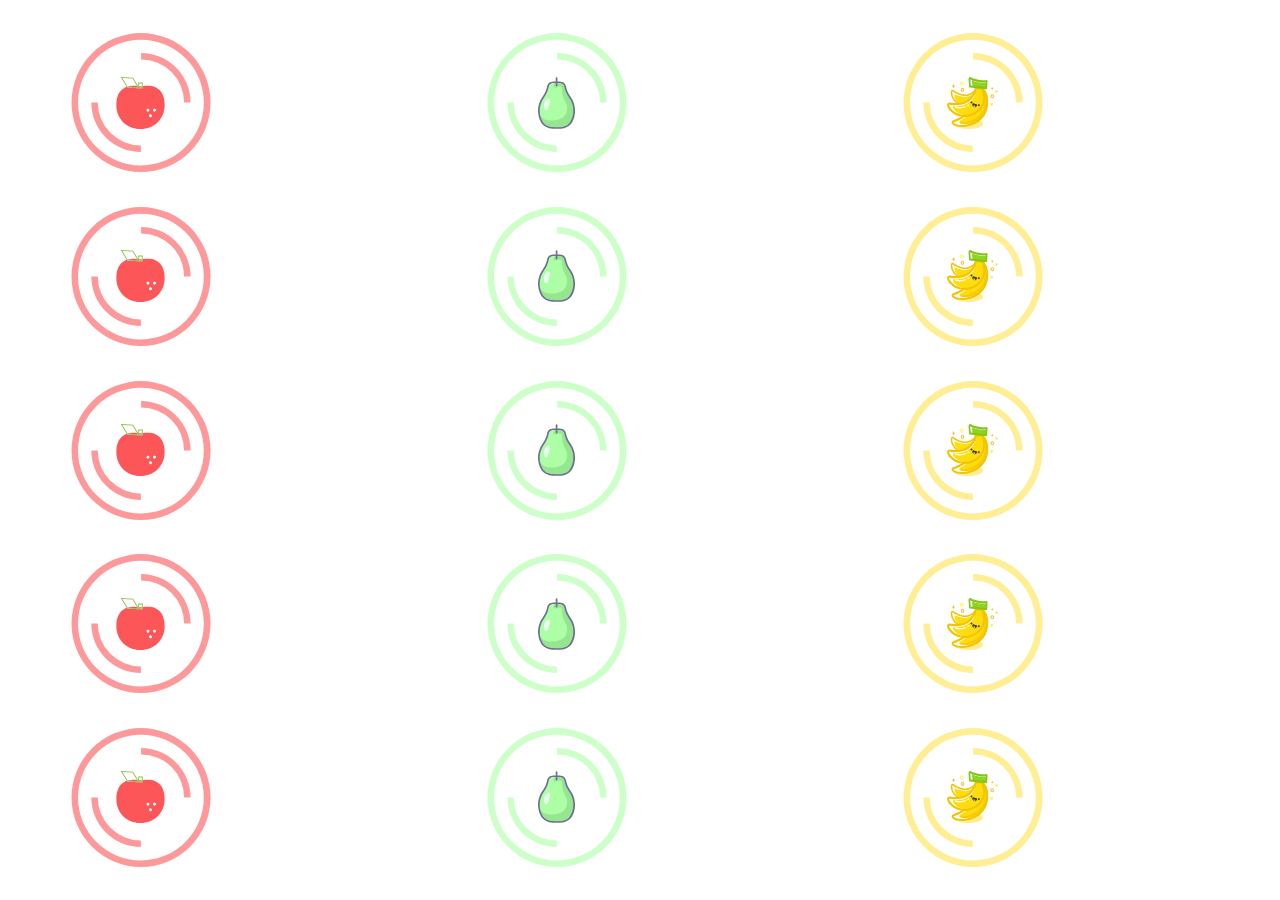
<file: answer/01/index.html>
<!DOCTYPE html>
<html lang="en">
  <head>
    <meta charset="UTF-8" />
    <meta http-equiv="X-UA-Compatible" content="IE=edge" />
    <meta name="viewport" content="width=device-width, initial-scale=1.0" />
    <link rel="stylesheet" href="./css/style.css" />
    <title>水果拼盘</title>
  </head>

  <body>
    <div id="board">
      <!-- 水果位置 -->
      <div id="pond">
        <!-- 苹果 -->
        <div class="fruit apple">
          <div class="bg animated pulse infinite"></div>
        </div>
        <div class="fruit apple">
          <div class="bg animated pulse infinite"></div>
        </div>
        <div class="fruit apple">
          <div class="bg animated pulse infinite"></div>
        </div>
        <div class="fruit apple">
          <div class="bg animated pulse infinite"></div>
        </div>
        <div class="fruit apple">
          <div class="bg animated pulse infinite"></div>
        </div>
        <!-- 梨 -->
        <div class="fruit pear">
          <div class="bg animated pulse infinite"></div>
        </div>
        <div class="fruit pear">
          <div class="bg animated pulse infinite"></div>
        </div>
        <div class="fruit pear">
          <div class="bg animated pulse infinite"></div>
        </div>
        <div class="fruit pear">
          <div class="bg animated pulse infinite"></div>
        </div>
        <div class="fruit pear">
          <div class="bg animated pulse infinite"></div>
        </div>
        <!-- 香蕉 -->
        <div class="fruit banana">
          <div class="bg animated pulse infinite"></div>
        </div>
        <div class="fruit banana">
          <div class="bg animated pulse infinite"></div>
        </div>
        <div class="fruit banana">
          <div class="bg animated pulse infinite"></div>
        </div>
        <div class="fruit banana">
          <div class="bg animated pulse infinite"></div>
        </div>
        <div class="fruit banana">
          <div class="bg animated pulse infinite"></div>
        </div>
      </div>

      <!-- 背景位置 -->
      <div id="fruit-background" style="flex-flow: column wrap">
        <div class="lilypad apple">
          <div class="bg"></div>
        </div>
        <div class="lilypad apple">
          <div class="bg"></div>
        </div>
        <div class="lilypad apple">
          <div class="bg"></div>
        </div>
        <div class="lilypad apple">
          <div class="bg"></div>
        </div>
        <div class="lilypad apple">
          <div class="bg"></div>
        </div>
        <div class="lilypad pear">
          <div class="bg"></div>
        </div>
        <div class="lilypad pear">
          <div class="bg"></div>
        </div>
        <div class="lilypad pear">
          <div class="bg"></div>
        </div>
        <div class="lilypad pear">
          <div class="bg"></div>
        </div>
        <div class="lilypad pear">
          <div class="bg"></div>
        </div>
        <div class="lilypad banana">
          <div class="bg"></div>
        </div>
        <div class="lilypad banana">
          <div class="bg"></div>
        </div>
        <div class="lilypad banana">
          <div class="bg"></div>
        </div>
        <div class="lilypad banana">
          <div class="bg"></div>
        </div>
        <div class="lilypad banana">
          <div class="bg"></div>
        </div>
      </div>
    </div>
  </body>
</html>
</file>
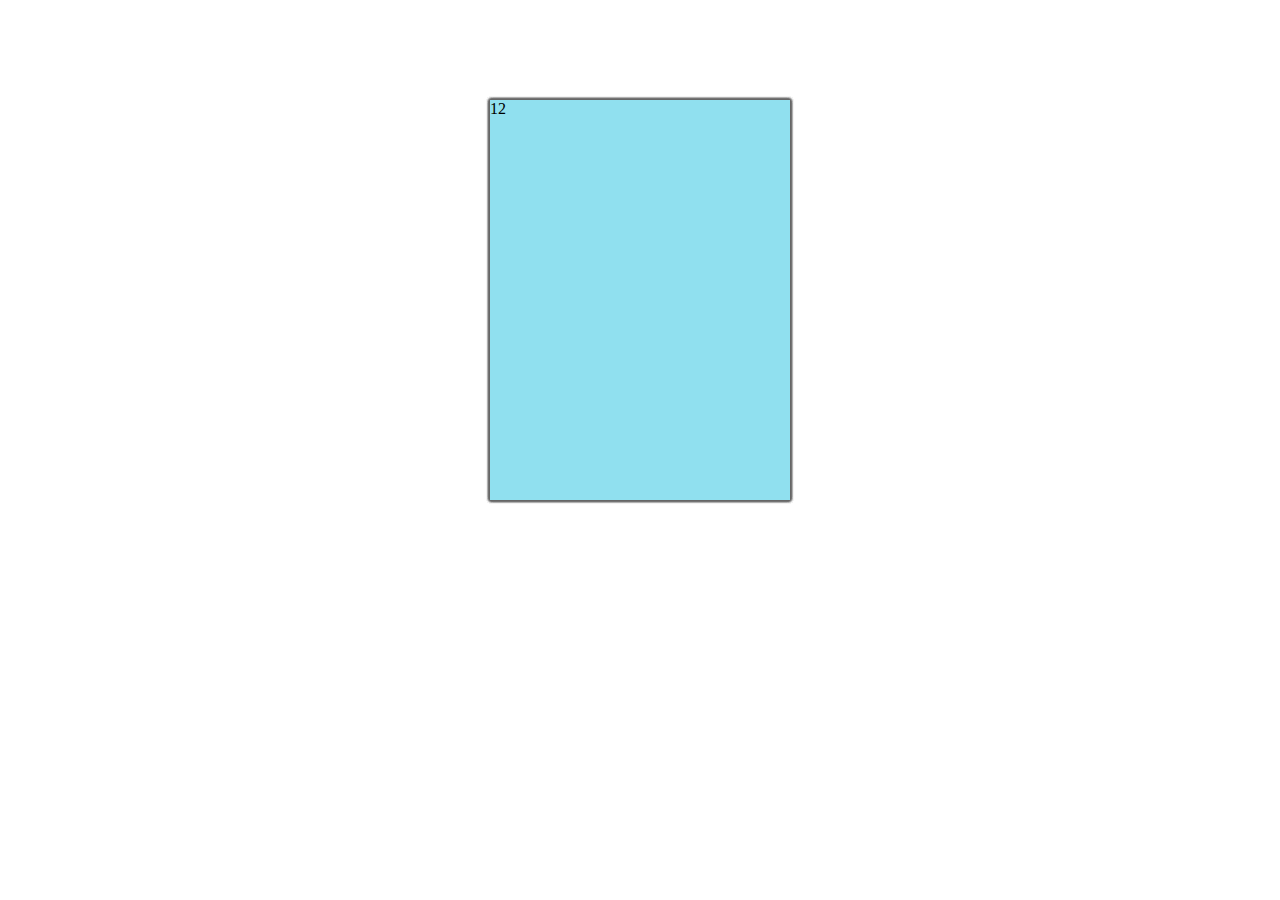
<file: answer/02/index.html>
<!DOCTYPE html>
<html lang="en">
  <head>
    <meta charset="UTF-8" />
    <meta http-equiv="X-UA-Compatible" content="IE=edge" />
    <meta name="viewport" content="width=device-width, initial-scale=1.0" />
    <title>展开你的扇子</title>
    <link rel="stylesheet" href="./css/style.css" />
  </head>
  <body>
    <div id="box">
      <!--元素 1-->
      <div id="item1">1</div>
      <!--元素 2-->
      <div id="item2">2</div>
      <!--元素 3-->
      <div id="item3">3</div>
      <!--元素 4-->
      <div id="item4">4</div>
      <!--元素 5-->
      <div id="item5">5</div>
      <!--元素 6-->
      <div id="item6">6</div>
      <!--元素 7-->
      <div id="item7">7</div>
      <!--元素 8-->
      <div id="item8">8</div>
      <!--元素 9-->
      <div id="item9">9</div>
      <!--元素 10-->
      <div id="item10">10</div>
      <!--元素 11-->
      <div id="item11">11</div>
      <!--元素 12-->
      <div id="item12">12</div>
    </div>
  </body>
</html>
</file>
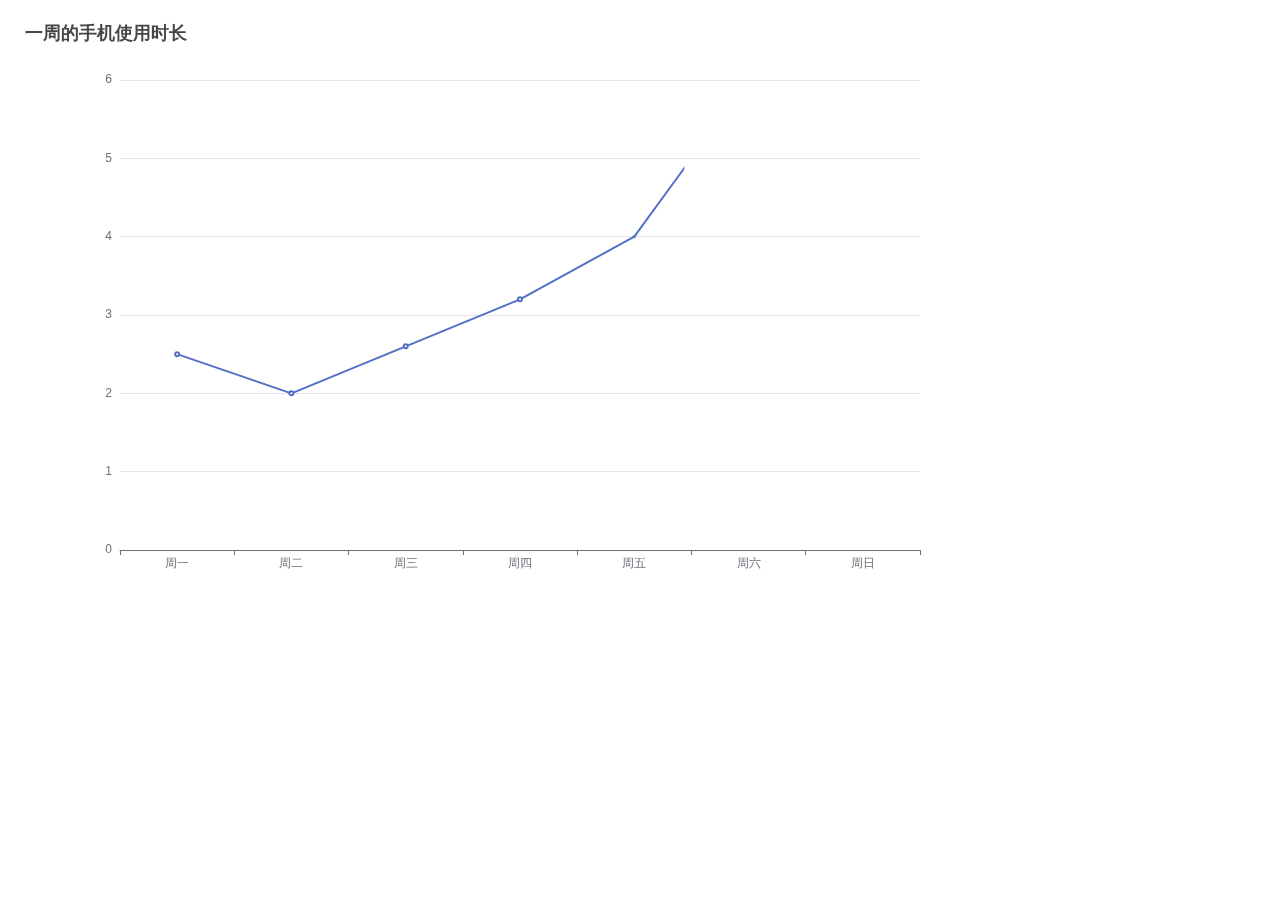
<file: answer/03/index.html>
<!DOCTYPE html>
<html lang="en">
  <head>
    <meta charset="UTF-8" />
    <meta name="viewport" content="width=device-width, initial-scale=1.0" />
    <script src="./js/echarts.js"></script>
    <title>和手机相处的时光</title>
  </head>
  <style>
    * {
      margin: 0;
      padding: 0;
    }

    #main {
      margin: 20px;
      background-color: white;
    }
  </style>

  <body>
    <div id="main" style="width: 1000px; height: 600px"></div>
  </body>
  <script>
    var chartDom = document.getElementById("main");
    var myChart = echarts.init(chartDom);
    /*TODO：ECharts 的配置中存在错误，请改正*/
    var option = {
      title: {
        text: "一周的手机使用时长",
      },
      xAxis: {
         type: "category",
      
        data: ["周一", "周二", "周三", "周四", "周五", "周六", "周日"],
      },
      yAxis: {
         type: "value",
      },
      series: [
        {
          data: [2.5, 2, 2.6, 3.2, 4, 6, 5],
          type: "line",
        },
      ],
    };
    myChart.setOption(option);
  </script>
</html>
</file>
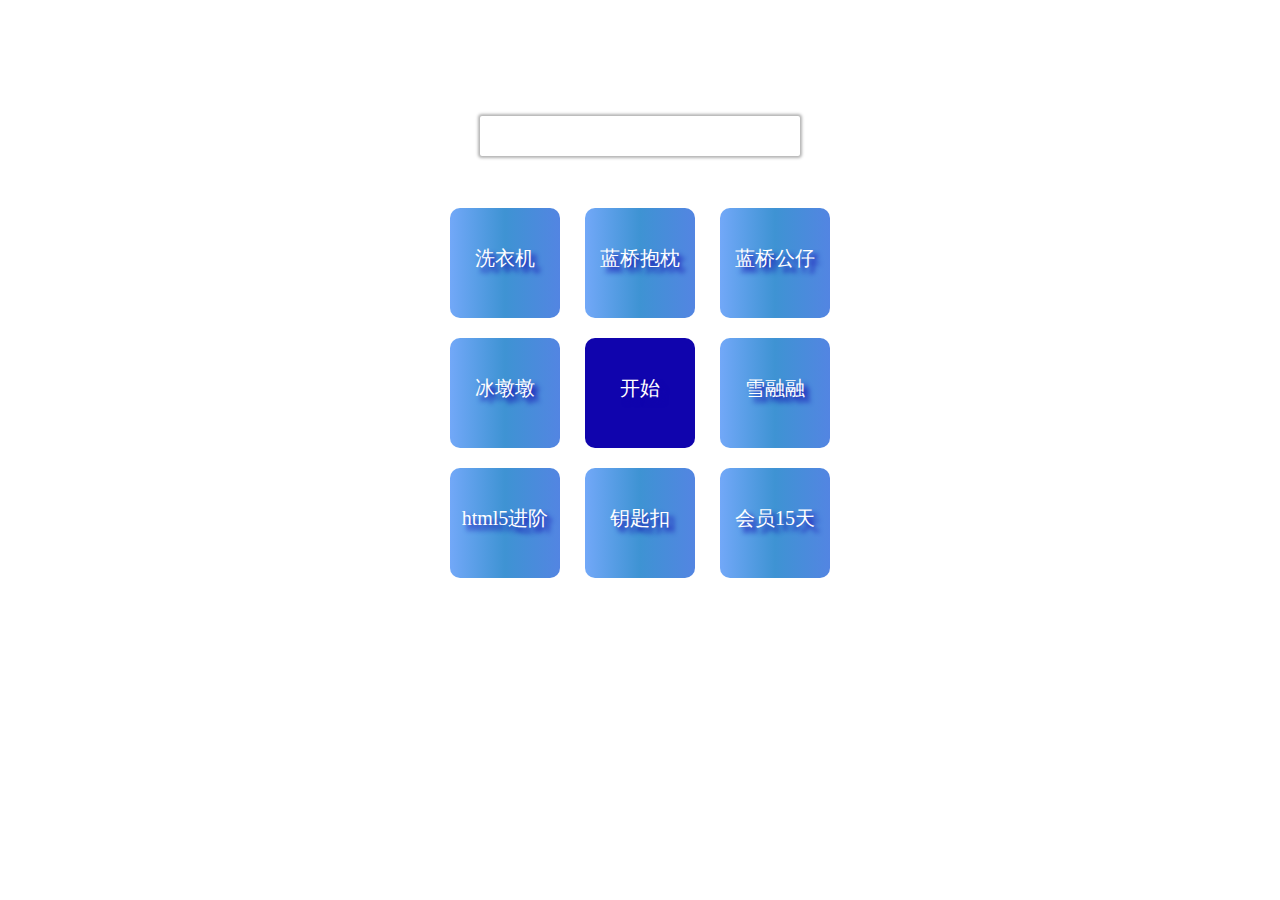
<file: answer/05/index.html>
<!DOCTYPE html>
<html>
  <script src="./js/jquery.js"></script>

  <head>
    <meta charset="UTF-8" />
    <title>冬奥大抽奖</title>
    <link rel="stylesheet" href="./css/style.css" />
  </head>

  <body>
    <p id="award"></p>
    <div class="ul">
      <li class="li1">洗衣机</li>
      <li class="li2">蓝桥抱枕</li>
      <li class="li3">蓝桥公仔</li>
      <li class="li8">冰墩墩</li>
      <li id="start">开始</li>
      <li class="li4">雪融融</li>
      <li class="li7">html5进阶</li>
      <li class="li6">钥匙扣</li>
      <li class="li5">会员15天</li>
    </div>
    <script src="./js/index.js"></script>
  </body>
</html>
</file>
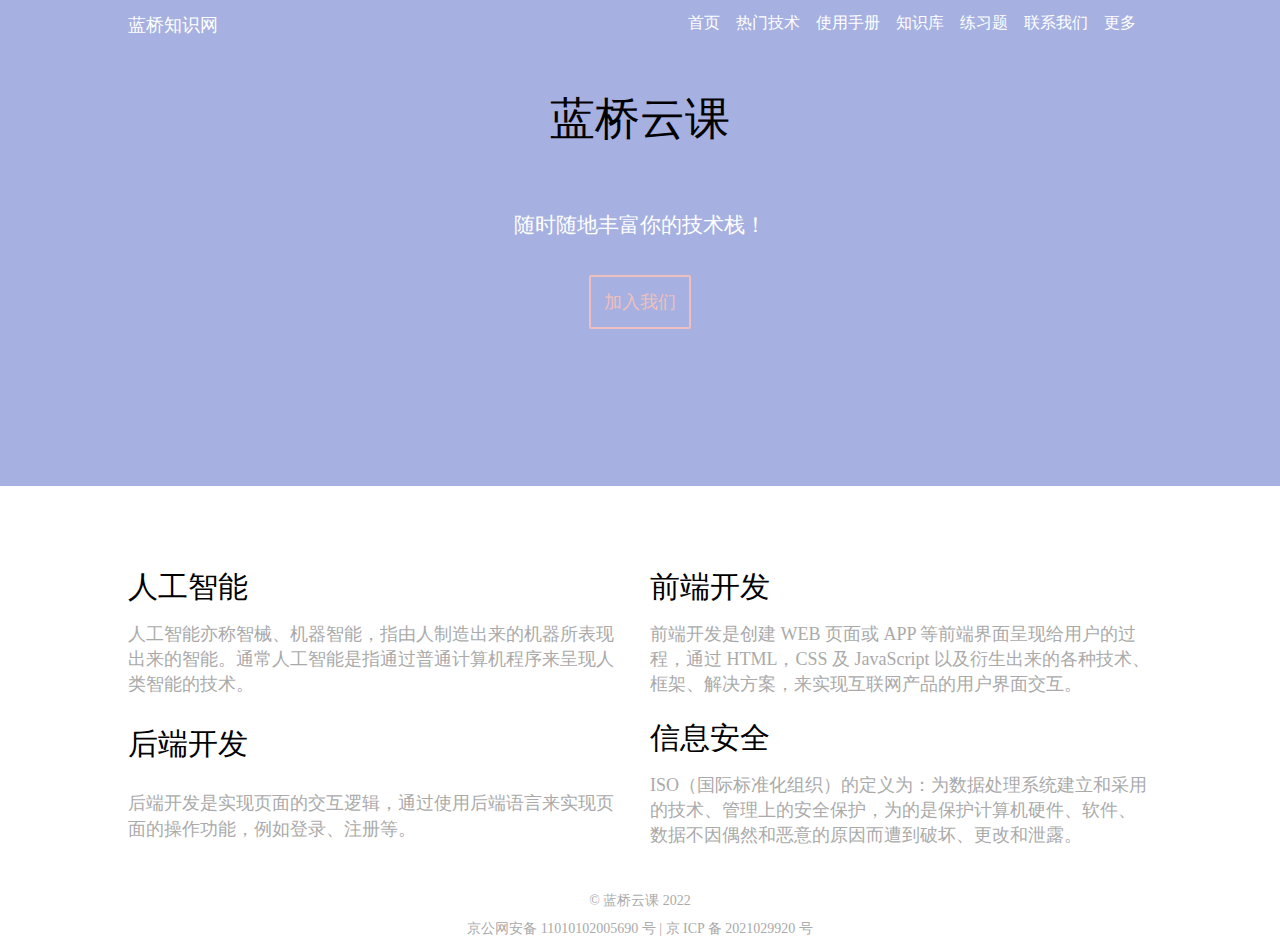
<file: answer/06/index.html>
<!DOCTYPE html>
<html>

<head>
  <meta charset="utf-8" />
  <meta name="viewport" content="width=device-width, initial-scale=1.0, maximum-scale=1.0, user-scalable=no" />
  <title>蓝桥知识网</title>
  <link rel="stylesheet" href="./css/style.css" />
</head>

<body>
  <!--TODO：请补充代码-->
  <div class="top">
    <header>
      <div class="headerTitle">蓝桥知识网</div>
      <ul class="nav">
        <li>首页</li>
        <li>热门技术</li>
        <li>使用手册</li>
        <li>知识库</li>
        <li>练习题</li>
        <li>联系我们</li>
        <li>更多</li>
      </ul>
    </header>
    <div class="banner">
      <div class="bannerTitle">蓝桥云课</div>
      <div class="bannerText">随时随地丰富你的技术栈！</div>
      <div class="join">加入我们</div>
    </div>
  </div>
  <div class="content">
    <div class="list">
      <div class="listTitle">人工智能</div>
      <div class="listText">
        人工智能亦称智械、机器智能，指由人制造出来的机器所表现出来的智能。通常人工智能是指通过普通计算机程序来呈现人类智能的技术。
      </div>
    </div>
    <div class="list">
      <div class="listTitle">前端开发</div>
      <div class="listText">
        前端开发是创建 WEB 页面或 APP 等前端界面呈现给用户的过程，通过 HTML，CSS 及 JavaScript 以及衍生出来的各种技术、框架、解决方案，来实现互联网产品的用户界面交互。
      </div>
    </div>
    <div class="list">
      <div class="listTitle">后端开发</div>
      <div class="listText">
        后端开发是实现页面的交互逻辑，通过使用后端语言来实现页面的操作功能，例如登录、注册等。
      </div>
    </div>
    <div class="list">
      <div class="listTitle">信息安全</div>
      <div class="listText">
        ISO（国际标准化组织）的定义为：为数据处理系统建立和采用的技术、管理上的安全保护，为的是保护计算机硬件、软件、数据不因偶然和恶意的原因而遭到破坏、更改和泄露。
      </div>
    </div>
  </div>
  <footer>

    <div>© 蓝桥云课 2022</div>
    <div>京公网安备 11010102005690 号 | 京 ICP 备 2021029920 号</div>

  </footer>
</body>

</html>
</file>
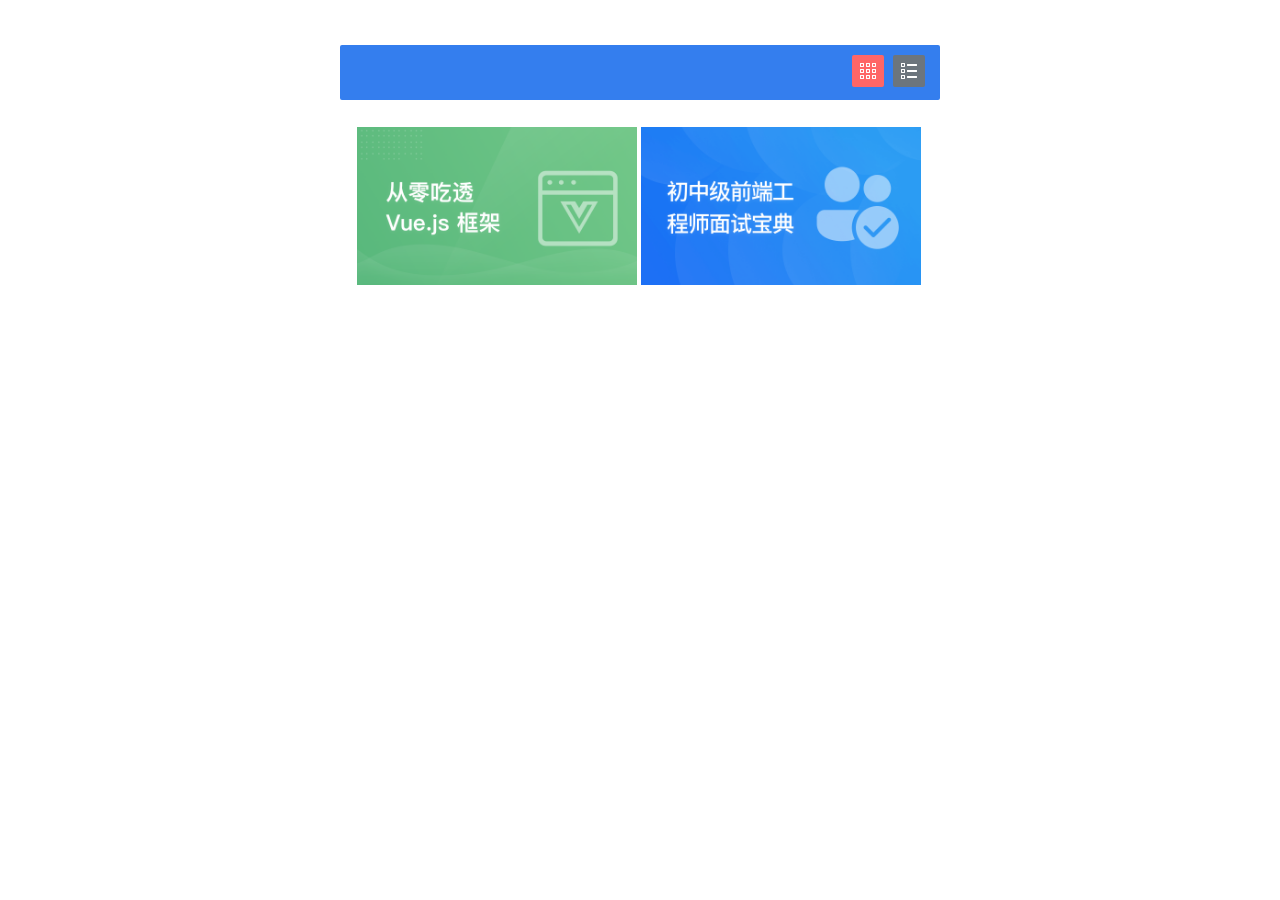
<file: answer/07/index.html>
<!DOCTYPE html>
<html lang="en">

<head>
    <meta charset="UTF-8" />
    <title>布局切换</title>
    <script type="text/javascript" src="./js/vue.js"></script>
    <link rel="stylesheet" type="text/css" href="./css/index.css" />
    <script src="./js/axios.min.js" type="text/javascript" charset="utf-8"></script>
</head>

<body>
    <div id="app" v-cloak>
        <!-- TODO：请在下面实现需求 -->
        <div class="bar">
            <a :class="{'active':active}" class="grid-icon " @click="grid()"></a>
            <a :class="{'active':!active}" class="list-icon" @click="list()"></a>
        </div>
        <!--grid 示例代码，动态渲染时可删除-->
        <ul :class="active?'grid':'list'" v-for="item in goodsList" :key="item.url">
            <li>
                <a :href="item.url" target="_blank"> <img :src="item.image.large" /></a>
                <p v-show="!active">{{item.title}}</p>
            </li>
        </ul>
    </div>
</body>

</html>
<script type="text/javascript">
    var vm = new Vue({
        el: "#app",
        data: {
            goodsList: [],
            active: true
        },
        mounted() {
                // TODO：补全代码实现需求
            axios.get('./goodsList.json').then(res => {
                this.goodsList = res.data
            })
        },
        methods: {
            grid() {
                this.active = true
            },
            list() {
                this.active = false
            }
        }
    });
</script>
</file>
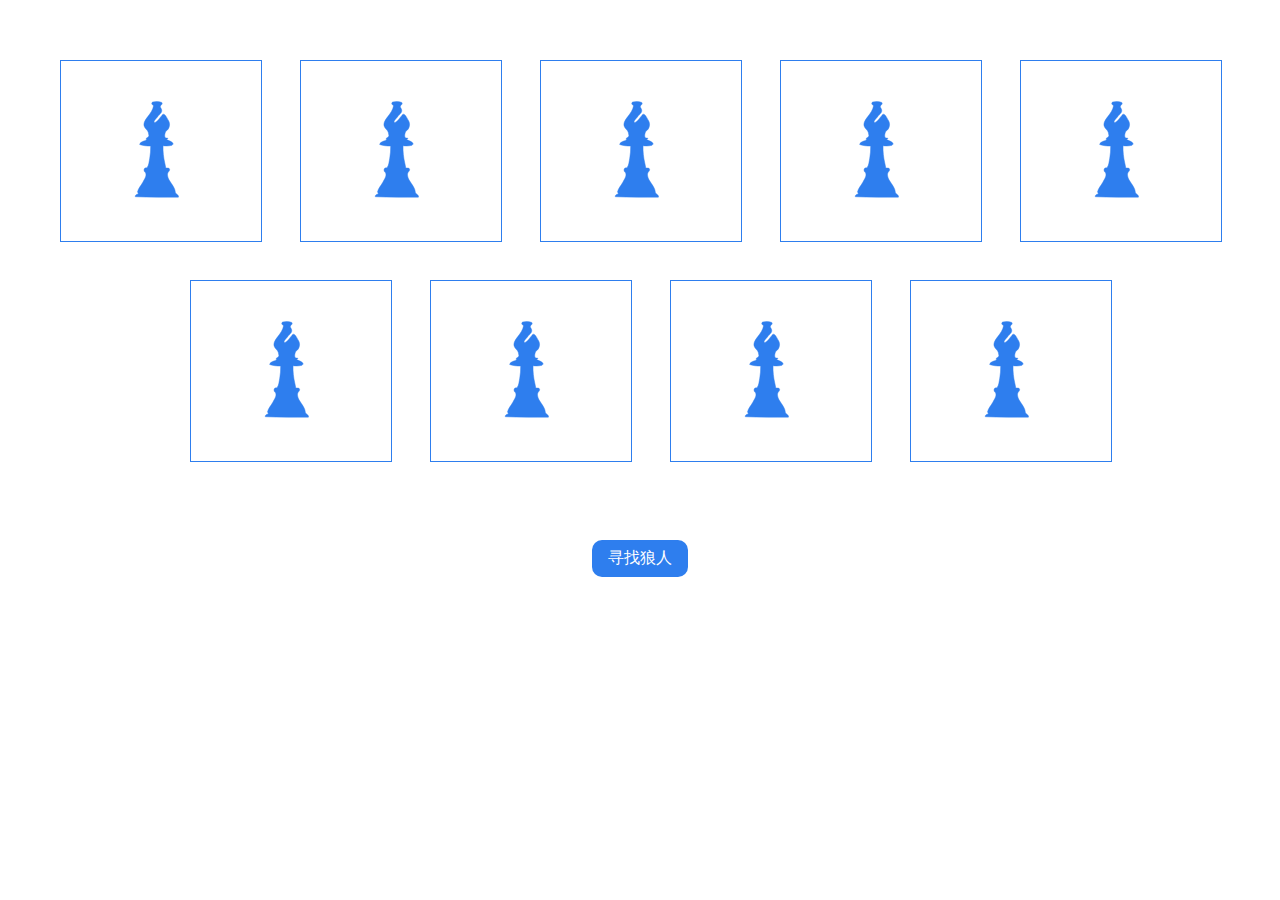
<file: answer/09/index.html>
<!DOCTYPE html>
<html>
  <head>
    <title>寻找小狼人</title>
    <meta charset="utf-8" />
    <link href="css/style.css" rel="stylesheet" type="text/css" />
  </head>

  <body>
    <div id="content">
      <p id="gameText"></p>
      <ul></ul>
      <div class="btnbox">
        <button class="btn">寻找狼人</button>
      </div>
    </div>
    <script src="./js/myarray.js"></script>
    <script>
      let content = document.querySelector("#content ul");
      let cardList = [
        {
          id: 1,
          category: "werewolf",
          name: "小狼人",
        },
        {
          id: 2,
          category: "werewolf",
          name: "小狼人",
        },
        {
          id: 3,
          category: "hunter",
          name: "猎人",
        },
        {
          id: 4,
          category: "poor",
          name: "平民",
        },
        {
          id: 5,
          category: "witch",
          name: "女巫",
        },
        {
          id: 6,
          category: "prophet",
          name: "预言家",
        },
        {
          id: 7,
          category: "poor",
          name: "平民",
        },
        {
          id: 8,
          category: "werewolf",
          name: "黑狼王",
        },
        {
          id: 9,
          category: "poor",
          name: "平民",
        },
      ];
      for (let index = 0; index < cardList.length; index++) {
        const element = cardList[index];
        content.innerHTML += `<li>
                <a href="javascript:void(0)">
                    <div class="z">
                     <img src="./images/card.svg" alt="">
                    </div>
                    <div class="b">
                        <h1>${element.name}</h1>
                    </div>
                </a>
            </li>`;
      }
      let gameText = document.querySelector("#gameText");
      let color = ["♠", "❤", "♣", "♦"];
      function newHtml() {
        content.innerHTML = "";
        let newcardList = cardList.myarray(
          (item) => item.category == "werewolf"
        );
        for (let index = 0; index < newcardList.length; index++) {
          let randomColor = color[Math.floor(Math.random() * color.length)];
          const element = newcardList[index];
          content.innerHTML += `<li>
                <a href="javascript:void(0)">
                    <div class="z">
                        <img src="./images/card.svg" alt="">
                    </div>
                    <div class="b">
                       <span class='cardnum'>${randomColor} ${element.id} </span>
                        <h1>
                           ${element.name}
                        </h1>
                    </div>
                </a>
            </li>`;
        }
        gameText.innerHTML = `恭喜你，成功找出${newcardList.length}个狼人!`;
      }

      let btnbox = document.querySelector(".btn");
      btnbox.addEventListener("click", function () {
        newHtml();
        let domb = document.querySelectorAll(".b");
        let domz = document.querySelectorAll(".z");
        setTimeout(() => {
          for (let index = 0; index < domb.length; index++) {
            const dombelement = domb[index];
            const domzelement = domz[index];
            dombelement.classList.add("rotateyzero");
            domzelement.classList.add("rotatey180");
          }
        }, 200);
      });
    </script>
  </body>
</html>
</file>
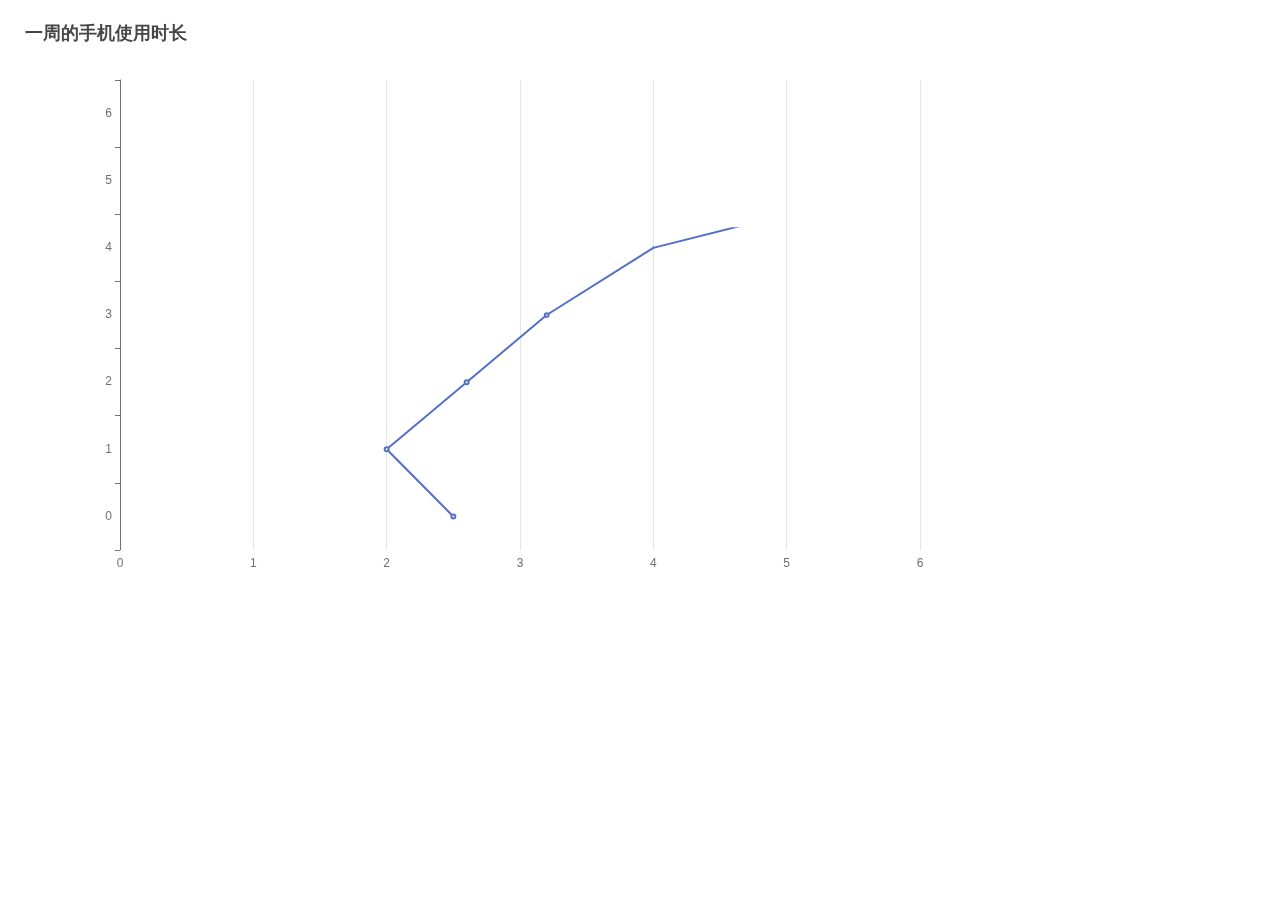
<file: question/03/index.html>
<!DOCTYPE html>
<html lang="en">
  <head>
    <meta charset="UTF-8" />
    <meta name="viewport" content="width=device-width, initial-scale=1.0" />
    <script src="./js/echarts.js"></script>
    <title>和手机相处的时光</title>
  </head>
  <style>
    * {
      margin: 0;
      padding: 0;
    }

    #main {
      margin: 20px;
      background-color: white;
    }
  </style>

  <body>
    <div id="main" style="width: 1000px; height: 600px"></div>
  </body>
  <script>
    var chartDom = document.getElementById("main");
    var myChart = echarts.init(chartDom);
    /*TODO：ECharts 的配置中存在错误，请改正*/
    var option = {
      title: {
        text: "一周的手机使用时长",
      },
      xAxis: {
        type: "value",
        data: ["周一", "周二", "周三", "周四", "周五", "周六", "周日"],
      },
      yAxis: {
        type: "category",
      },
      series: [
        {
          data: [2.5, 2, 2.6, 3.2, 4, 6, 5],
          type: "line",
        },
      ],
    };
    myChart.setOption(option);
  </script>
</html>
</file>
<file: answer/01/css/style.css>
/* TODO：待补充代码 */
#pond {
  display: flex;
  flex-direction: column;
  flex-wrap: wrap;
}

/* 以下代码不需要修改 */

.fruit.apple .bg {
  background-image: url(../images/apple.svg);
}

.fruit.pear .bg {
  background-image: url(../images/pear.svg);
}

.fruit.banana .bg {
  background-image: url(../images/banana.svg);
}

#pond {
  z-index: 20;
}

#pond,
#fruit-background {
  display: flex;
  position: absolute;
  top: 0;
  left: 0;
  width: 100%;
  height: 100%;
  padding: 1em;
}

.lilypad,
.fruit {
  position: relative;
  width: 20%;
  height: 20%;
  overflow: hidden;
}

.lilypad .bg,
.fruit .bg {
  width: 100%;
  height: 100%;
  background-position: center center;
  background-repeat: no-repeat;
}

.animated.infinite {
  -webkit-animation-iteration-count: infinite;
  animation-iteration-count: infinite;
}

.pulse {
  -webkit-animation-name: pulse;
  animation-name: pulse;
}

.animated {
  -webkit-animation-duration: 1s;
  animation-duration: 1s;
  -webkit-animation-fill-mode: both;
  animation-fill-mode: both;
}

@-webkit-keyframes pulse {
  0% {
    -webkit-transform: scaleX(1);
    transform: scaleX(1);
  }

  50% {
    -webkit-transform: scale3d(1.05, 1.05, 1.05);
    transform: scale3d(1.05, 1.05, 1.05);
  }

  to {
    -webkit-transform: scaleX(1);
    transform: scaleX(1);
  }
}

@keyframes pulse {
  0% {
    -webkit-transform: scaleX(1);
    transform: scaleX(1);
  }

  50% {
    -webkit-transform: scale3d(1.05, 1.05, 1.05);
    transform: scale3d(1.05, 1.05, 1.05);
  }

  to {
    -webkit-transform: scaleX(1);
    transform: scaleX(1);
  }
}

.lilypad .bg,
.fruit .bg {
  width: 100%;
  height: 100%;
  background-position: center center;
  background-size: 80% 80%;
  background-repeat: no-repeat;
}

.fruit .bg {
  background-size: 30% 30%;
}

* {
  box-sizing: border-box;
}

.lilypad.apple .bg {
  border-radius: 50%;
  background-image: url(../images/redplate.svg);
  opacity: 0.6;
}

.lilypad.banana .bg {
  border-radius: 50%;
  background-image: url(../images/yellowplate.svg);
  opacity: 0.6;
}

.lilypad.pear .bg {
  border-radius: 50%;
  opacity: 0.6;
  background-image: url(../images/blueplate.svg);
}
</file>
<file: answer/02/css/style.css>
#box {
  width: 300px;
  height: 440px;
  margin: 100px auto;
  position: relative;
}

#item1,
#item12 {
  background-color: #90e0ef;
}
#item2,
#item8 {
  background-color: #8bdb81;
}
#item3,
#item10 {
  background-color: yellowgreen;
}
#item4,
#item6 {
  background-color: skyblue;
}
#item5,
#item9 {
  background-color: #d9d7f1;
}
#item7,
#item11 {
  background-color: #fed1f1;
}
#box div {
  width: 100%;
  height: 400px;
  transition: all 1.5s;
  position: absolute;
  left: 0;
  top: 0;
  /*旋转时，以盒子底部的中心为坐标原点*/
  transform-origin: center bottom;
  box-shadow: 0 0 3px 0 #666;
}
/*TODO：请补充 CSS 代码*/
#box:hover #item6{
  transform: rotate(-10deg);
}
#box:hover #item5{
  transform: rotate(-20deg);
}
#box:hover #item4{
  transform: rotate(-30deg);
}
#box:hover #item3{
  transform: rotate(-40deg);
}
#box:hover #item2{
  transform: rotate(-50deg);
}
#box:hover #item1{
  transform: rotate(-60deg);
}
#box:hover #item7{
  transform: rotate(10deg);
}
#box:hover #item8{
  transform: rotate(20deg);
}
#box:hover #item9{
  transform: rotate(30deg);
}
#box:hover #item10{
  transform: rotate(40deg);
}
#box:hover #item11{
  transform: rotate(50deg);
}
#box:hover #item12{
  transform: rotate(60deg);
}
</file>
<file: answer/05/css/style.css>
.ul {
  display: flex;
  flex-wrap: wrap;
  justify-content: space-between;
  width: 400px;
  height: 380px;
  position: relative;
  left: 50%;
  top: 50%;
  transform: translate(-50%, 50%);
}

/* 以下代码不需要修改 */

li {
  width: 110px;
  height: 110px;
}

.ul li {
  box-sizing: border-box;
  margin: 10px;
  list-style: none;
  line-height: 100px;
  text-align: center;
  font-size: 20px;
  border-radius: 10px;
  cursor: pointer;
  background: linear-gradient(90deg, #72a8f8 0%, #3e93d3 50%, #5385e2 100%);
  text-shadow: 5px 5px 5px #1004ad;
  color: #ffffff;
}

#start {
  background: #1004ad;
}

.ul li.active {
  background: rgb(255, 153, 0);
  color: #ffffff;
}

#award {
  position: absolute;
  left: 50%;
  transform: translateX(-50%);
  top: 100px;
  display: block;
  width: 320px;
  height: 40px;
  background-color: rgb(255, 255, 255);
  border-radius: 2px;
  box-shadow: rgba(0, 0, 0, 0.3) 0 0 3px 2px;
  letter-spacing: 2px;
  text-align: center;
  line-height: 40px;
}
</file>
<file: answer/06/css/style.css>
/*
 TODO：请补充代码
*/
* {
  margin: 0;
  padding: 0;
  box-sizing: border-box;
}
body {
  display: flex;
  flex-direction: column;
  align-items: center;
}
.top {
  width: 100%;
  background-color: #a6b1e1;
  display: flex;
  flex-direction: column;
  align-items: center;
}
header {
  padding-top: 13px;
  width: 1024px;
  height: 46px;
  display: flex;
  justify-content: space-between;
}
.headerTitle {
  font-size: 18px;
  color: white;
}

.nav {
  display: flex;
  font-size: 16px;
  color: white;
}
.nav li {
  list-style: none;
  margin-right: 16px;
}
.banner {
  margin-top: 13px;
  width: 1024px;
  height: 427px;
  display: flex;
  flex-direction: column;
  align-items: center;
}
.bannerTitle {
  margin-top: 30px;
  font-size: 45px;
  color: black;
}
.bannerText {
  margin-top: 62px;
  color: white;
  font-size: 21px;
  font-weight: 200;
}
.join {
  margin-top: 36px;
  color: #efbfbf;
  border-radius: 2px;
  font-size: 18px;
  display: flex;
  align-items: center;
  justify-content: center;
  padding: 15px;
  box-shadow: inset 0 0 0 2px #efbfbf;
}
.content {
  margin-top: 74px;
  width: 1024px;
  height: 302px;
  display: grid;
  grid-template-columns: 1fr 1fr;
  grid-template-rows: 1fr 1fr;
  column-gap: 20px;
}
.list {
  height: 144px;
  display: flex;
  flex-direction: column;
  justify-content: space-around;
}
.listTitle {
  font-size: 30px;
  font-weight: 200;
  color: black;
}
.listText {
  font-size: 18px;
  color: #aaa;
  line-height: 1.4em;
}
footer {
  width: 1024px;
  height: 80px;
  display: flex;
  flex-direction: column;
  align-items: center;
  font-size: 14px;
  color: #aaa;
}
footer div:nth-child(1) {
  margin-top: 30px;
}
footer div:nth-child(2) {
  margin-top: 10px;
}
</file>
<file: answer/07/css/index.css>
[v-cloak] {
  display: none;
}

* {
  margin: 0;
  padding: 0;
}

body {
  font-family: Microsoft YaHei;
}

li {
  list-style: none;
}

.bar {
  background-color: #347eee;
  border-radius: 2px;
  width: 580px;
  padding: 10px;
  margin: 45px auto 25px;
  position: relative;
  text-align: right;
  line-height: 1;
}

.bar a {
  background: #6c757d center center no-repeat;
  width: 32px;
  height: 32px;
  display: inline-block;
  text-decoration: none !important;
  margin-right: 5px;
  border-radius: 2px;
  cursor: pointer;
}

.bar a.active {
  background-color: #f66;
}

.bar a.list-icon {
  background-image: url(../images/list.png);
}

.bar a.grid-icon {
  background-image: url(../images/big.png);
}

ul.grid {
  width: 570px;
  margin: 0 auto;
  text-align: left;
}

ul.grid li {
  padding: 2px;
  float: left;
}

ul.grid li img {
  width: 280px;
  object-fit: cover;
  display: block;
  border: none;
}

ul.list {
  width: 500px;
  margin: 0 auto;
  text-align: left;
}

ul.list li {
  border-bottom: 1px solid #ddd;
  padding: 10px;
  overflow: hidden;
  display: flex;
  align-items: center;
}

ul.list li img {
  /* width: 120px; */
  height: 120px;
  float: left;
  border: none;
}

ul.list li p {
  font-weight: bold;
  color: #6e7a7f;
  padding-left: 15px;
}
</file>
<file: answer/09/css/style.css>
html,
body,
div,
span,
applet,
object,
iframe,
h1,
h2,
h3,
h4,
h5,
h6,
p,
blockquote,
pre,
a,
abbr,
acronym,
address,
big,
cite,
code,
del,
dfn,
em,
font,
img,
ins,
kbd,
q,
s,
samp,
small,
strike,
strong,
sub,
sup,
tt,
var,
b,
u,
i,
center,
dl,
dt,
dd,
ol,
ul,
li,
fieldset,
form,
label,
legend {
  margin: 0;
  padding: 0;
  font-size: 100%;
  border: 0;
  outline: 0;
  background: transparent;
}

ol,
ul {
  list-style: none;
}

:focus {
  outline: 0;
}

#content {
  padding-top: 40px;
}

#content ul {
  width: 1200px;
  margin: 0 auto;
  display: flex;
  flex-wrap: wrap;
  justify-content: center;
}

.btnbox {
  width: 1200px;
  margin: 0 auto;
  text-align: center;
}

#content ul li {
  margin: 20px;
  width: 200px;
  height: 180px;
}

#content ul li:last-child {
  margin-right: 0;
}

#content ul li a {
  position: relative;
  display: block;
  width: 100%;
  height: 100%;
  perspective: 800px;
}

#content ul li a > div {
  position: absolute;
  left: 0;
  height: 0;
  width: 100%;
  height: 100%;
  color: #fff;
  overflow: hidden;

  transform-style: preserve-3d;

  transition: 0.8s ease-in-out;
  backface-visibility: hidden;
}

#content ul li a div:first-child {
  display: flex;
  justify-content: center;
  transform: rotateY(0);
  z-index: 2;
  border: 1px solid #2e7eee;
}

#content ul li a div:last-child {
  background: rgb(0, 188, 212);
  transform: rotateY(180deg);
  z-index: 1;
}

#content ul li a div h1 {
  text-align: center;
  line-height: 180px;
  font-size: 26px;
}

#content ul li a div img {
  max-width: 100%;
}

.rotatey180 {
  transform: rotateY(-180deg) !important;
}

.rotateyzero {
  transform: rotateY(0) !important;
}

.btn,
.btn-all {
  margin-top: 60px;
  display: inline-block;
  color: #0099cc;
  background: #2e7eee;
  border-radius: 10px;
  text-decoration: none;
  text-transform: uppercase;
  border: none;
  color: white;
  padding: 8px 16px;
  text-align: center;
  text-decoration: none;
  display: inline-block;
  font-size: 16px;
  transition-duration: 0.4s;
  cursor: pointer;
}

.cardnum {
  position: absolute;
  font-size: 20px;
  left: 10px;
  top: 10px;
}

#gameText {
  text-align: center;
}
</file>
